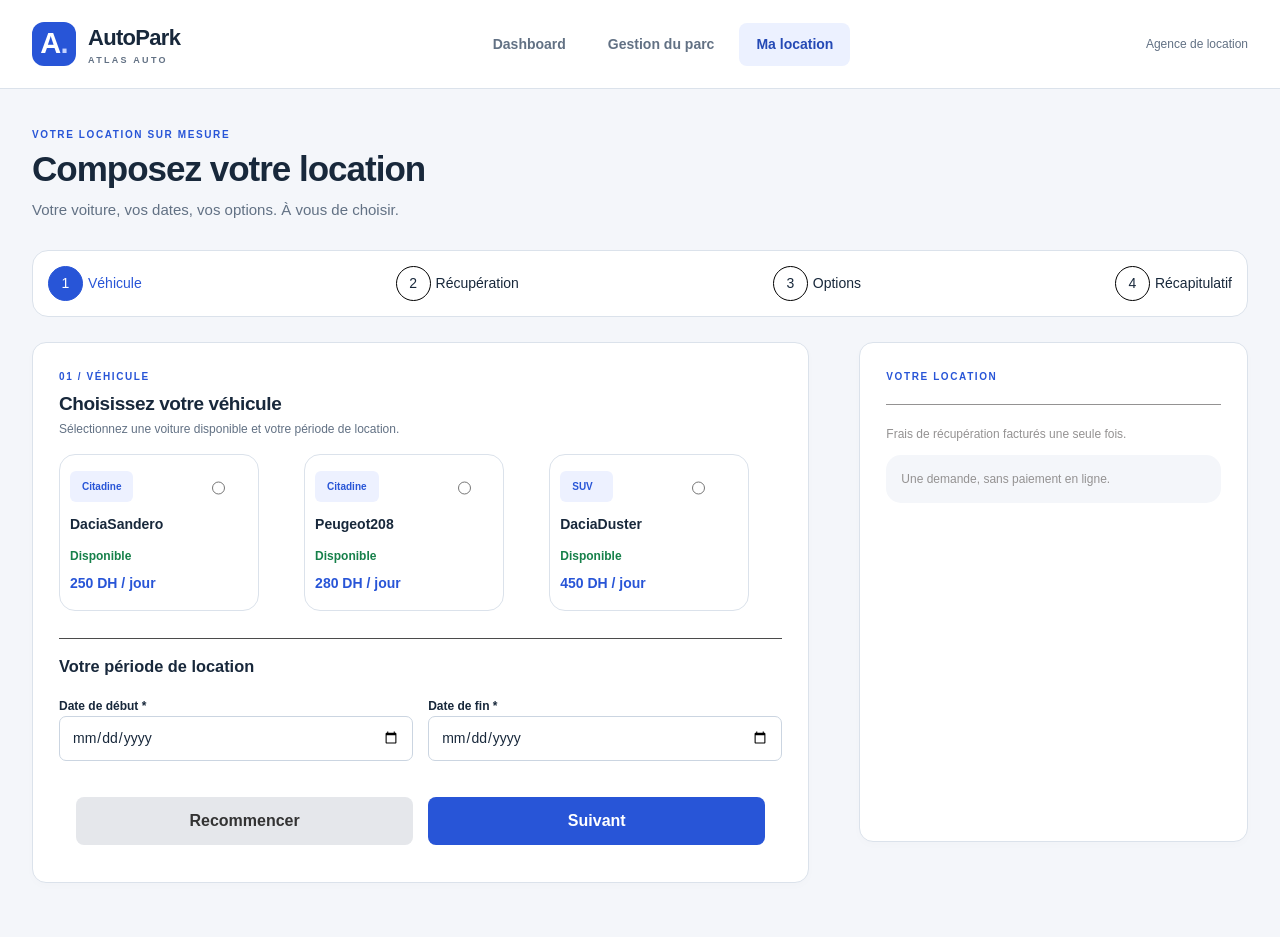
<file: location.html>
<!doctype html>
<html lang="fr">

<head>
    <meta charset="UTF-8" />
    <meta name="viewport" content="width=device-width, initial-scale=1.0" />
    <meta name="description" content="AutoPark — Interface de gestion du parc automobile Atlas Auto." />
    <title>Gestion du parc · AutoPark</title>
    <link rel="icon" href="data:," />
    <link rel="stylesheet" href="https://cdnjs.cloudflare.com/ajax/libs/font-awesome/6.5.1/css/all.min.css">
    <link rel="stylesheet" href="css/style.css" />
    <link rel="stylesheet" href="css/location.css" />
    <script type="module" src="js/location.js"></script>
</head>
    
<body>
    <a class="skip-link" href="#contenu">Aller au contenu</a>
    <header class="site-header">
        <div class="container header-content">
            <a class="brand" href="voitures.html" aria-label="AutoPark — Gestion du parc">
                <span class="brand-mark" aria-hidden="true">A<span>.</span></span>
                <span>AutoPark<small>ATLAS AUTO</small></span>
            </a>
            <i class="menu fa-solid fa-bars"></i>
            <nav class="nav" aria-label="Navigation principale">
                <!-- index.html est le dashboard à créer par l'apprenant. -->
                <a href="index.html">Dashboard</a>
                <a href="voitures.html">Gestion du parc</a>
                <a href="location.html" aria-current="page">Ma location</a>
            </nav>
            <span class="agency-label">Agence de location</span>
        </div>
    </header>

    <main id="contenu" class="container main-content">

        <section class="page-intro" aria-labelledby="titre-page">
            <p class="eyebrow">VOTRE LOCATION SUR MESURE</p>
            <h1 id="titre-page">Composez votre location</h1>
            <p>Votre voiture, vos dates, vos options. À vous de choisir.</p>
        </section>
        <section id="progression">
            <div class="etape  active">
                <span class="cercle">1</span>
                <span>Véhicule</span>
            </div>
            <div class="etape">
                <span class="cercle">2</span>
                <span>Récupération</span>
            </div>
            <div class="etape">
                <span class="cercle">3</span>
                <span>Options</span>
            </div>
            <div class="etape">
                <span class="cercle">4</span>
                <span>Récapitulatif</span>
            </div>
        </section>
          <!-- les etapes ============================================================================================================ -->
        <section class="les_etapes">
             <div class="panel etapes">
                        <!-- Contenu étape 1           --------------------------------------- --> 
                <article class="vehicule" id="vehicule">
           

                    <div class="section_heading">
                        <div>
                            <p class="eyebrow">01 / VÉHICULE</p>
                            <h2>Choisissez votre véhicule</h2>
                        </div>
                        <span class="section-note">Sélectionnez une voiture disponible et votre période de
                            location.</span>
                    </div>
                    <div class="les_cartes" id="Liste_cartes">
                        <!-- <div class="carte ">
                        <span class="header_carte">
                            <span class="categorie">Citadine</span>
                            <input type="radio" name="voiture" id ="selection">
                        </span>
                        <h3>Dacia Sandero</h3>
                        <p class="statut">Disponible</p>
                        <p class="prix">250 MAD / jour</p>
                    </div>
                        <div class="carte ">
                        <span class="header_carte">
                            <span class="categorie">Citadine</span>
                            <input type="radio" name="voiture" id ="selection">
                        </span>
                        <h3>Dacia Sandero</h3>
                        <p class="statut">Disponible</p>
                        <p class="prix">250 MAD / jour</p>
                    </div>
                                        <div class="carte ">
                        <span class="header_carte">
                            <span class="categorie">Citadine</span>
                            <input type="radio" name="voiture" id ="selection">
                        </span>
                        <h3>Dacia Sandero</h3>
                        <p class="statut">Disponible</p>
                        <p class="prix">250 MAD / jour</p>
                    </div> -->
                    </div>
                    <div class="periode">
                        <h3>Votre période de location</h3>
                        <form>
                            <div>
                                <label for="date_depart">Date de début *</label><br>
                                <input type="date" name="date_depart" id="date_depart" required><br>
                                <small id="erreur-datedebut" class="field-error"></small>
                            </div>
                            <div>
                                <label for="date_fin">Date de fin *</label><br>
                                <input type="date" name="date_fin" id="date_fin"><br>
                                <small id="erreur-datefin" class="field-error"></small>
                            </div>
                        </form>
                    </div>
                </article>
                        <!-- Contenu étape 2          --------------------------------------- --> 
                <article class="Recuperation" id="Recuperation">
                    <div class="section_heading">
                        <div>
                            <p class="eyebrow">02 / RÉCUPÉRATION</p>
                            <h2>Composez votre location</h2>
                        </div>
                        <span class="section-note">Choisissez le lieu qui vous convient.</span>
                    </div>
                    <div class="lieu">
                        <label for="agence" class="label">
                            <input type="radio" id="agence" name="recuperation" value="agence">
                            <h3>À l’agence</h3>
                            <p>Gratuit</p>
                        </label>

                        <label for="aeroport" class="label">
                            <input type="radio" id="aeroport" name="recuperation" value="aeroport">
                            <h3>À l’aéroport</h3>
                            <p>+150 MAD</p>
                        </label>
                        <label for="adresse" class="label">
                            <input type="radio" id="adresse" name="recuperation" value="adresse">
                            <h3>À une adresse</h3>
                            <p>+100 MAD</p>
                        </label>
                    </div>
                    <h3>Informations de récupération</h3>
                    <form action="recuperation">
                        <div>
                        <label for="ville">Ville *</label><br>
                        <input type="text" id="ville"><br>
                        </div>
                        <div>
                        <label for="Adresse">Adresse complète *</label><br>
                        <input type="text" id="Adresse"><br>
                        </div>
                        <div>
                        <label for="heure">Heure de livraison *</label><br>
                        <input type="time" id="heure"><br>
                        </div>

                    </form>
                </article>
                          <!-- Contenu étape 3          --------------------------------------- --> 
                <article class="Options" id="Options">
                    <div class="section_heading">
                        <div>
                            <p class="eyebrow">03 / OPTIONS</p>
                            <h2>Les petits plus de votre location</h2>
                        </div>
                        <span class="section-note">Ces options sont facultatives et facturées par jour.</span>
                    </div>
                    <div class="options-container">
                        <label class="option-card"  for="Siege" >
                            <input type="checkbox" name="options" id="Siege">
                            <div class="option-info">
                                <h4 class="option-title">Siège bébé</h4>
                                <p class="option-price">30 MAD / jour · soit 90 MAD pour 3 jours</p>
                            </div>
                        </label>

                        <label class="option-card" for="Conducteur">
                            <input type="checkbox" name="options" id="Conducteur">
                            <div class="option-info">
                                <h4 class="option-title">Conducteur supplémentaire</h4>
                                <p class="option-price">200 MAD / jour · soit 600 MAD pour 3 jours</p>
                            </div>
                        </label>
                    </div>

                </article>


                <div class="button">
                    <button id="btn-recommencer" type="button">
                        Recommencer
                    </button>

                    <button id="btn-suivant" type="button" class="btn-suivant">
                        Suivant
                    </button>
                </div>

            </div>
            <article class="panel votre_location" id="votre_location">
                <div class="div">
                    <P class="eyebrow">VOTRE LOCATION</P>
                </div>
                <div class="divdeux">
                </div>
                <div class="divtrois">
                    <p>Frais de récupération facturés une seule fois.</p>
                    <p class="paraghraf_carte">Une demande, sans paiement en ligne.</p>
                </div>
            </article>

        </section>
    </main>
</file>
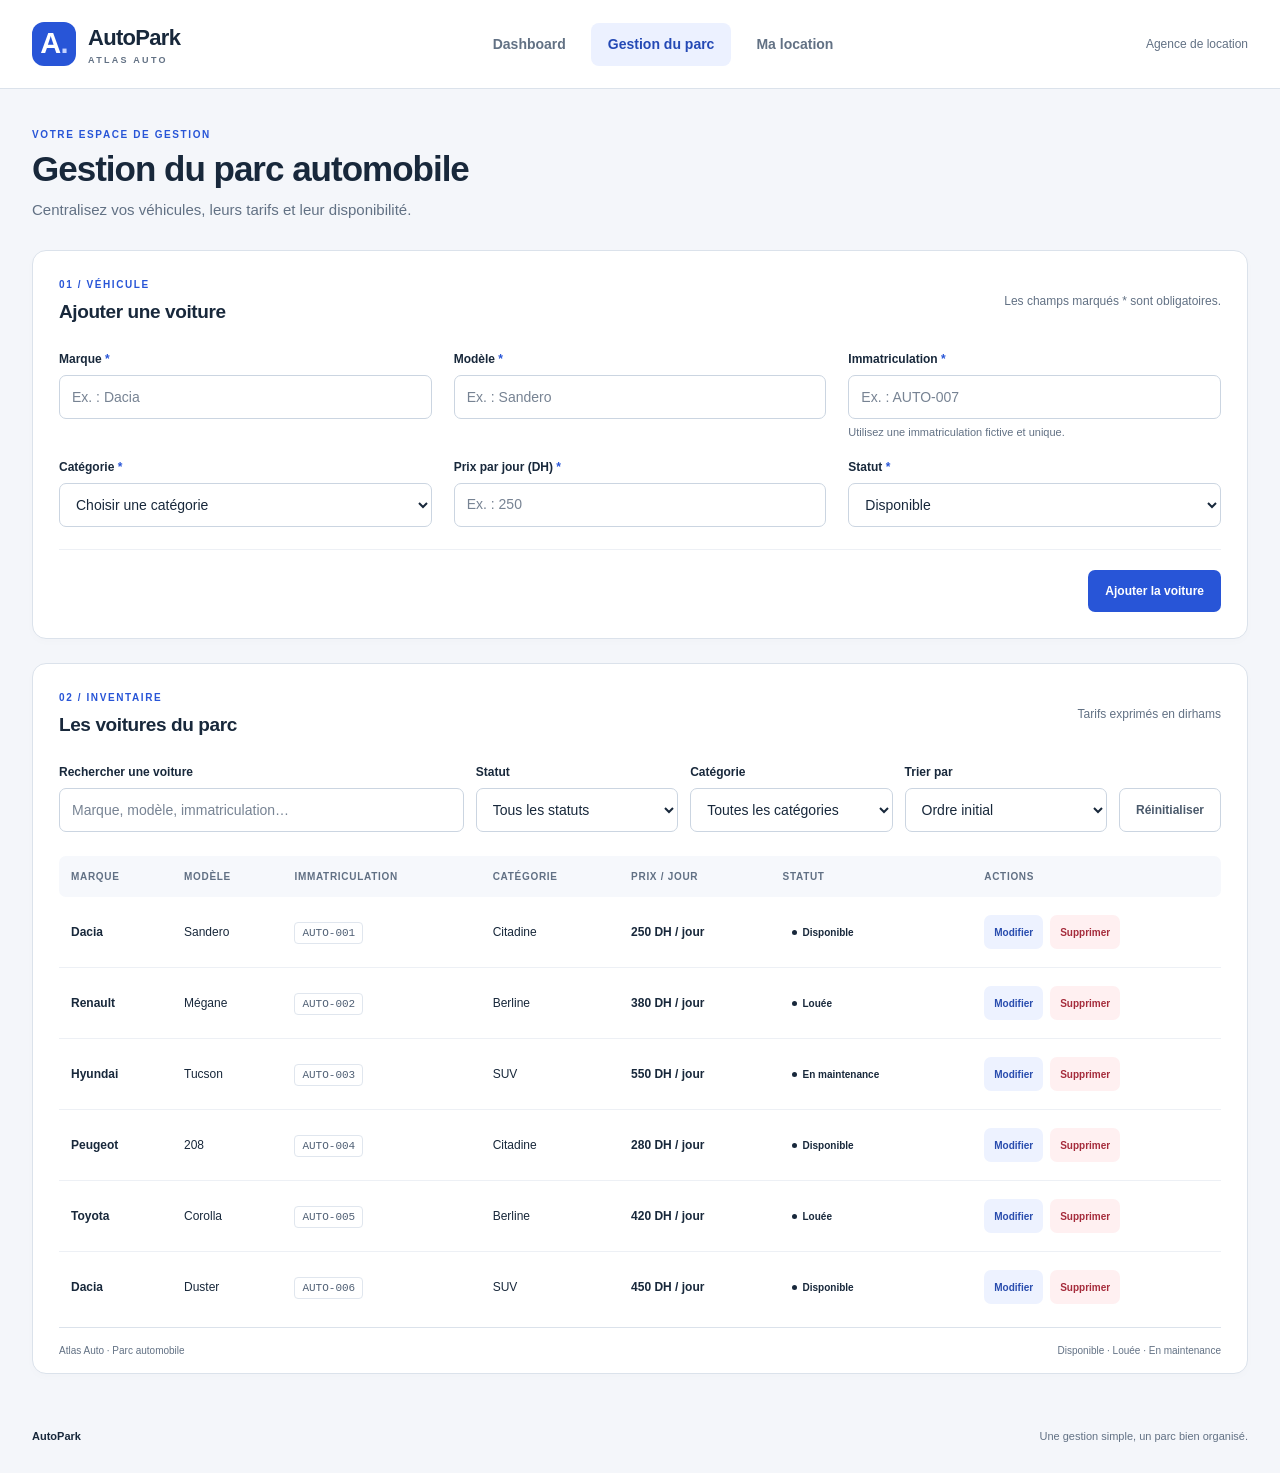
<file: voitures.html>
<!doctype html>
<html lang="fr">
  <head>
    <meta charset="UTF-8" />
    <meta name="viewport" content="width=device-width, initial-scale=1.0" />
    <meta
      name="description"
      content="AutoPark — Interface de gestion du parc automobile Atlas Auto."
    />
    <title>Gestion du parc · AutoPark</title>
    <link rel="icon" href="data:," />
    <link rel="stylesheet" href="css/style.css" />
    <script type="module" src="js/voitures.js"></script>
  </head>
  <body>
    <a class="skip-link" href="#contenu">Aller au contenu</a>
    <header class="site-header">
      <div class="container header-content">
        <a
          class="brand"
          href="voitures.html"
          aria-label="AutoPark — Gestion du parc"
        >
          <span class="brand-mark" aria-hidden="true">A<span>.</span></span>
          <span>AutoPark<small>ATLAS AUTO</small></span>
        </a>
         
        <nav aria-label="Navigation principale">
          <!-- index.html est le dashboard à créer par l'apprenant. -->
          <a href="index.html">Dashboard</a>
          <a href="voitures.html" aria-current="page">Gestion du parc</a>
          <a href="location.html" >Ma location</a>
        </nav>
        <span class="agency-label">Agence de location</span>
      </div>
    </header>

    <main id="contenu" class="container main-content">
      <section class="page-intro" aria-labelledby="titre-page">
        <p class="eyebrow">VOTRE ESPACE DE GESTION</p>
        <h1 id="titre-page">Gestion du parc automobile</h1>
        <p>Centralisez vos véhicules, leurs tarifs et leur disponibilité.</p>
      </section>

      <section class="panel" aria-labelledby="titre-formulaire">
        <div class="section-heading">
          <div>
            <p class="eyebrow">01 / VÉHICULE</p>
            <h2 id="titre-formulaire">Ajouter une voiture</h2>
          </div>
          <span class="section-note"
            >Les champs marqués * sont obligatoires.</span
          >
        </div>
        <!-- TODO JS : gérer submit, valider, ajouter ou modifier une voiture. -->
        <form id="formulaire-voiture" novalidate>
          <input type="hidden" id="voiture-id" name="id" value="" />
          <div class="form-grid">
            <div class="field">
              <label for="marque"
                >Marque <span aria-hidden="true">*</span></label
              >
              <input
                id="marque"
                name="marque"
                type="text"
                placeholder="Ex. : Dacia"
                required
                aria-describedby="erreur-marque"
              />
              <small id="erreur-marque" class="field-error"></small>
            </div>
            <div class="field">
              <label for="modele"
                >Modèle <span aria-hidden="true">*</span></label
              >
              <input
                id="modele"
                name="modele"
                type="text"
                placeholder="Ex. : Sandero"
                required
                aria-describedby="erreur-modele"
              />
              <small id="erreur-modele" class="field-error"></small>
            </div>
            <div class="field">
              <label for="immatriculation"
                >Immatriculation <span aria-hidden="true">*</span></label
              >
              <input
                id="immatriculation"
                name="immatriculation"
                type="text"
                placeholder="Ex. : AUTO-007"
                required
                aria-describedby="aide-immatriculation erreur-immatriculation"
              />
              <small id="aide-immatriculation" class="field-help"
                >Utilisez une immatriculation fictive et unique.</small
              >
              <small id="erreur-immatriculation" class="field-error"></small>
            </div>
            <div class="field">
              <label for="categorie"
                >Catégorie <span aria-hidden="true">*</span></label
              >
              <select
                id="categorie"
                name="categorie"
                required
                aria-describedby="erreur-categorie"
              >
                <option value="">Choisir une catégorie</option>
                <option value="Citadine">Citadine</option>
                <option value="Berline">Berline</option>
                <option value="SUV">SUV</option>
              </select>
              <small id="erreur-categorie" class="field-error"></small>
            </div>
            <div class="field">
              <label for="prix-jour"
                >Prix par jour (DH) <span aria-hidden="true">*</span></label
              >
              <input
                id="prix-jour"
                name="prixJour"
                type="number"
                min="0.01"
                step="0.01"
                placeholder="Ex. : 250"
                required
                aria-describedby="erreur-prix-jour"
              />
              <small id="erreur-prix-jour" class="field-error"></small>
            </div>
            <div class="field">
              <label for="statut"
                >Statut <span aria-hidden="true">*</span></label
              >
              <select
                id="statut"
                name="statut"
                required
                aria-describedby="erreur-statut"
              >
                <option value="Disponible">Disponible</option>
                <option value="Louée">Louée</option>
                <option value="En maintenance">En maintenance</option>
              </select>
              <small id="erreur-statut" class="field-error"></small>
            </div>
          </div>
          <div class="form-footer">
            <p
              id="message-formulaire"
              class="feedback"
              role="status"
              aria-live="polite"
            ></p>
            <div class="form-actions hidden">
              <!-- Retirer hidden en JavaScript pendant une modification. -->
              <button
                id="annuler-modification"
                class="button button-secondary"
                type="button"
                hidden
              >
                Annuler la modification
              </button>
              <button
                id="bouton-enregistrer"
                class="button button-primary"
                type="submit"
              >
                Ajouter la voiture
              </button>
            </div>
          </div>
        </form>
      </section>

      <section class="panel inventory-panel" aria-labelledby="titre-inventaire">
        <div class="section-heading">
          <div>
            <p class="eyebrow">02 / INVENTAIRE</p>
            <h2 id="titre-inventaire">Les voitures du parc</h2>
          </div>
          <span class="section-note">Tarifs exprimés en dirhams</span>
        </div>
        <!-- TODO JS : combiner recherche, filtres et tri. -->
        <div class="toolbar">
          <div class="field search-field">
            <label for="recherche">Rechercher une voiture</label>
            <input
              id="recherche"
              type="search"
              placeholder="Marque, modèle, immatriculation…"
            />
          </div>
          <div class="field">
            <label for="filtre-statut">Statut</label>
            <select id="filtre-statut">
              <option value="">Tous les statuts</option>
              <option value="Disponible">Disponible</option>
              <option value="Louée">Louée</option>
              <option value="En maintenance">En maintenance</option>
            </select>
          </div>
          <div class="field">
            <label for="filtre-categorie">Catégorie</label>
            <select id="filtre-categorie">
              <option value="">Toutes les catégories</option>
              <option value="Citadine">Citadine</option>
              <option value="Berline">Berline</option>
              <option value="SUV">SUV</option>
            </select>
          </div>
          <div class="field">
            <label for="tri-prix">Trier par</label>
            <select id="tri-prix">
              <option value="">Ordre initial</option>
              <option value="croissant">Prix croissant</option>
              <option value="decroissant">Prix décroissant</option>
            </select>
          </div>
          <button
            id="reinitialiser-filtres"
            type="button"
            class="button button-secondary"
          >
            Réinitialiser
          </button>
        </div>
        <p
          id="message-parc"
          class="feedback inventory-feedback"
          role="status"
          aria-live="polite"
        ></p>
        <div
          class="table-scroll"
          role="region"
          aria-label="Tableau des voitures : défilement horizontal possible"
          tabindex="0"
        >
          <table>
            <caption class="sr-only">
              Liste des voitures du parc et actions de gestion
            </caption>
            <thead>
              <tr>
                <th scope="col">Marque</th>
                <th scope="col">Modèle</th>
                <th scope="col">Immatriculation</th>
                <th scope="col">Catégorie</th>
                <th scope="col">Prix / jour</th>
                <th scope="col">Statut</th>
                <th scope="col">Actions</th>
              </tr>
            </thead>
            <!-- Lignes de démonstration statiques : à remplacer par un affichage JS.
               data-id identifie la voiture ; data-action indique l'action. -->
            <tbody id="liste-voitures">
              <!-- <tr>
                <td><strong>Dacia</strong></td>
                <td>Sandero</td>
                <td><span class="registration">AUTO-001</span></td>
                <td>Citadine</td>
                <td class="price">250 <span>DH / jour</span></td>
                <td><span class="badge badge-disponible">Disponible</span></td>
                <td>
                  <div class="row-actions">
                    <button
                      type="button"
                      class="button button-edit"
                      data-action="modifier"
                      data-id="1"
                      aria-label="Modifier Dacia Sandero, AUTO-001"
                    >
                      Modifier
                    </button>
                    <button
                      type="button"
                      class="button button-delete"
                      data-action="supprimer"
                      data-id="1"
                      aria-label="Supprimer Dacia Sandero, AUTO-001"
                    >
                      Supprimer
                    </button>
                  </div>
                </td>
              </tr>
              <tr>
                <td><strong>Renault</strong></td>
                <td>Mégane</td>
                <td><span class="registration">AUTO-002</span></td>
                <td>Berline</td>
                <td class="price">380 <span>DH / jour</span></td>
                <td><span class="badge badge-louee">Louée</span></td>
                <td>
                  <div class="row-actions">
                    <button
                      type="button"
                      class="button button-edit"
                      data-action="modifier"
                      data-id="2"
                      aria-label="Modifier Renault Mégane, AUTO-002"
                    >
                      Modifier
                    </button>
                    <button
                      type="button"
                      class="button button-delete"
                      data-action="supprimer"
                      data-id="2"
                      aria-label="Supprimer Renault Mégane, AUTO-002"
                    >
                      Supprimer
                    </button>
                  </div>
                </td>
              </tr>
              <tr>
                <td><strong>Hyundai</strong></td>
                <td>Tucson</td>
                <td><span class="registration">AUTO-003</span></td>
                <td>SUV</td>
                <td class="price">550 <span>DH / jour</span></td>
                <td>
                  <span class="badge badge-maintenance">En maintenance</span>
                </td>
                <td>
                  <div class="row-actions">
                    <button
                      type="button"
                      class="button button-edit"
                      data-action="modifier"
                      data-id="3"
                      aria-label="Modifier Hyundai Tucson, AUTO-003"
                    >
                      Modifier
                    </button>
                    <button
                      type="button"
                      class="button button-delete"
                      data-action="supprimer"
                      data-id="3"
                      aria-label="Supprimer Hyundai Tucson, AUTO-003"
                    >
                      Supprimer
                    </button>
                  </div>
                </td>
              </tr>
              <tr>
                <td><strong>Peugeot</strong></td>
                <td>208</td>
                <td><span class="registration">AUTO-004</span></td>
                <td>Citadine</td>
                <td class="price">280 <span>DH / jour</span></td>
                <td><span class="badge badge-disponible">Disponible</span></td>
                <td>
                  <div class="row-actions">
                    <button
                      type="button"
                      class="button button-edit"
                      data-action="modifier"
                      data-id="4"
                      aria-label="Modifier Peugeot 208, AUTO-004"
                    >
                      Modifier
                    </button>
                    <button
                      type="button"
                      class="button button-delete"
                      data-action="supprimer"
                      data-id="4"
                      aria-label="Supprimer Peugeot 208, AUTO-004"
                    >
                      Supprimer
                    </button>
                  </div>
                </td>
              </tr>
              <tr>
                <td><strong>Toyota</strong></td>
                <td>Corolla</td>
                <td><span class="registration">AUTO-005</span></td>
                <td>Berline</td>
                <td class="price">420 <span>DH / jour</span></td>
                <td><span class="badge badge-louee">Louée</span></td>
                <td>
                  <div class="row-actions">
                    <button
                      type="button"
                      class="button button-edit"
                      data-action="modifier"
                      data-id="5"
                      aria-label="Modifier Toyota Corolla, AUTO-005"
                    >
                      Modifier
                    </button>
                    <button
                      type="button"
                      class="button button-delete"
                      data-action="supprimer"
                      data-id="5"
                      aria-label="Supprimer Toyota Corolla, AUTO-005"
                    >
                      Supprimer
                    </button>
                  </div>
                </td>
              </tr>
              <tr>
                <td><strong>Dacia</strong></td>
                <td>Duster</td>
                <td><span class="registration">AUTO-006</span></td>
                <td>SUV</td>
                <td class="price">450 <span>DH / jour</span></td>
                <td><span class="badge badge-disponible">Disponible</span></td>
                <td>
                  <div class="row-actions">
                    <button
                      type="button"
                      class="button button-edit"
                      data-action="modifier"
                      data-id="6"
                      aria-label="Modifier Dacia Duster, AUTO-006"
                    >
                      Modifier
                    </button>
                    <button
                      type="button"
                      class="button button-delete"
                      data-action="supprimer"
                      data-id="6"
                      aria-label="Supprimer Dacia Duster, AUTO-006"
                    >
                      Supprimer
                    </button>
                  </div>
                </td>
              </tr> --> 
            </tbody>
          </table>
        </div>
        <!-- TODO JS : afficher ce message si le parc ou le résultat est vide. -->
        <div id="etat-vide" class="empty-state" hidden>
          <h3>Aucune voiture à afficher</h3>
          <p id="texte-etat-vide">
            Ajoutez une voiture ou modifiez vos critères de recherche.
          </p>
        </div>
        <div class="table-footer">
          <span>Atlas Auto · Parc automobile</span
          ><span>Disponible · Louée · En maintenance</span>
        </div>
      </section>
      
    </main>
    <footer class="site-footer container">
      <span>AutoPark</span>
      <p>Une gestion simple, un parc bien organisé.</p>
    </footer>
  </body>
</html>
</file>
<file: css/style.css>
:root {
  --page: #f4f6fa;
  --surface: #ffffff;
  --text: #18283b;
  --muted: #627184;
  --border: #dbe2eb;
  --primary: #2855d7;
  --primary-dark: #1e41a6;
  --radius: 14px;
}
* {
  box-sizing: border-box;
}
body {
  margin: 0;
  background: var(--page);
  color: var(--text);
  font-family: Arial, Helvetica, sans-serif;
  font-size: 14px;
  line-height: 1.5;
}
button,
input,
select {
  font: inherit;
}
a {
  color: inherit;
}
button,
select {
  cursor: pointer;
}
button {
  border: 0;
}
[hidden] {
  display: none !important;
}
.container {
  width: min(1240px, calc(100% - 64px));
  margin: 0 auto;
}
.site-header {
  background: var(--surface);
  border-bottom: 1px solid var(--border);
}
.header-content {
  min-height: 88px;
  display: flex;
  align-items: center;
  justify-content: space-between;
  gap: 28px;
}
.brand {
  display: flex;
  gap: 12px;
  align-items: center;
  text-decoration: none;
  font-size: 22px;
  font-weight: 800;
  letter-spacing: -0.7px;
}
.brand-mark {
  display: flex;
  align-items: center;
  justify-content: center;
  width: 44px;
  height: 44px;
  border-radius: 12px;
  background: var(--primary);
  color: white;
  font-size: 29px;
}
.brand-mark span {
  color: #c4d2ff;
}
.brand small {
  display: block;
  color: var(--muted);
  font-size: 9px;
  letter-spacing: 2.3px;
}
nav {
  display: flex;
  gap: 8px;
}
nav a {
  padding: 11px 17px;
  border-radius: 8px;
  color: var(--muted);
  font-weight: 700;
  text-decoration: none;
}
nav a:hover {
  background: #f2f5fb;
  color: var(--text);
}
nav a[aria-current="page"] {
  background: #ecf1ff;
  color: #2449b5;
}
.agency-label {
  color: var(--muted);
  font-size: 12px;
}
.main-content {
  padding-top: 38px;
  padding-bottom: 30px;
}
.page-intro {
  margin-bottom: 28px;
}
.eyebrow {
  margin: 0 0 6px;
  color: var(--primary);
  font-size: 10px;
  font-weight: 800;
  letter-spacing: 1.6px;
}
h1,
h2,
h3,
p {
  margin-top: 0;
}
h1 {
  margin-bottom: 9px;
  font-size: clamp(26px, 3vw, 35px);
  line-height: 1.2;
  letter-spacing: -1px;
}
.page-intro > p:last-child {
  margin-bottom: 0;
  color: var(--muted);
  font-size: 15px;
}
h2 {
  margin-bottom: 0;
  font-size: 19px;
  letter-spacing: -0.4px;
}
.panel {
  padding: 26px;
  margin-bottom: 24px;
  border: 1px solid var(--border);
  border-radius: var(--radius);
  background: var(--surface);
  box-shadow: 0 3px 10px #18283b04;
}
.section-heading {
  display: flex;
  justify-content: space-between;
  align-items: center;
  gap: 16px;
  margin-bottom: 24px;
}
.section-note {
  color: var(--muted);
  font-size: 12px;
}
.form-grid {
  display: grid;
  grid-template-columns: repeat(3, minmax(0, 1fr));
  gap: 17px 22px;
}
.field {
  display: flex;
  flex-direction: column;
  min-width: 0;
}
label {
  margin-bottom: 7px;
  font-size: 12px;
  font-weight: 700;
}
label span {
  color: var(--primary);
}
input,
select {
  width: 100%;
  min-height: 44px;
  padding: 10px 12px;
  border: 1px solid #cbd5e1;
  border-radius: 7px;
  background: white;
  color: var(--text);
}
input::placeholder {
  color: #778393;
}
input:focus,
select:focus {
  outline: 3px solid #dce5ff;
  border-color: var(--primary);
}
input[aria-invalid="true"],
select[aria-invalid="true"] {
  border-color: #b42336;
}
.field-help {
  margin-top: 5px;
  color: var(--muted);
  font-size: 11px;
}
.field-error {
  margin-top: 5px;
  color: #ae2134;
  font-size: 12px;
}
.field-error:empty {
  display: none;
}
.form-footer {
  display: flex;
  justify-content: space-between;
  align-items: center;
  gap: 18px;
  border-top: 1px solid #edf0f5;
  padding-top: 20px;
  margin-top: 22px;
}
.form-actions {
  display: flex;
  gap: 10px;
  margin-left: auto;
}
.button {
  display: inline-flex;
  align-items: center;
  justify-content: center;
  min-height: 42px;
  padding: 10px 16px;
  border: 1px solid transparent;
  border-radius: 7px;
  font-weight: 700;
  font-size: 12px;
  white-space: nowrap;
}
.button-primary {
  background: var(--primary);
  color: white;
}
.button-primary:hover {
  background: var(--primary-dark);
}
.button-secondary {
  background: white;
  border-color: #cbd5e1;
  color: #4b5a6c;
}
.button-secondary:hover {
  background: #f3f6fa;
}
.button-edit {
  background: #edf2ff;
  color: #284cae;
}
.button-edit:hover {
  background: #dee7ff;
}
.button-delete {
  background: #fff0f1;
  color: #a52b3b;
}
.button-delete:hover {
  background: #ffdde1;
}
.feedback {
  margin: 0;
  font-size: 13px;
}
.feedback.success {
  color: #167348;
}
.feedback.error {
  color: #ae2134;
}
.inventory-panel {
  padding-bottom: 0;
  overflow: hidden;
}
.toolbar {
  display: grid;
  grid-template-columns: minmax(210px, 2fr) repeat(3, minmax(130px, 1fr)) auto;
  align-items: end;
  gap: 12px;
  margin-bottom: 24px;
}
.toolbar .button {
  min-height: 44px;
}
.inventory-feedback:not(:empty) {
  margin-bottom: 16px;
}
.table-scroll {
  overflow-x: auto;
}
table {
  width: 100%;
  border-collapse: collapse;
  text-align: left;
  white-space: nowrap;
}
th {
  padding: 13px 12px;
  background: #f6f8fc;
  color: #617084;
  font-size: 10px;
  text-transform: uppercase;
  letter-spacing: 0.7px;
}
th:first-child {
  border-radius: 7px 0 0 7px;
}
th:last-child {
  border-radius: 0 7px 7px 0;
}
td {
  padding: 18px 12px;
  border-bottom: 1px solid #edf0f5;
  font-size: 12px;
}
tbody tr:last-child td {
  border-bottom: none;
}
tbody tr:hover {
  background: #fbfcff;
}
.registration {
  padding: 4px 7px;
  border: 1px solid #e0e6ee;
  border-radius: 4px;
  color: #506075;
  font-family: monospace;
  font-size: 11px;
}
.price {
  font-weight: 700;
}
.price span {
  font-size: 10px;
  font-weight: 400;
  color: var(--muted);
}
.badge {
  display: inline-flex;
  align-items: center;
  gap: 6px;
  padding: 5px 9px;
  border-radius: 5px;
  font-weight: 700;
  font-size: 10px;
}
.badge::before {
  content: "";
  width: 5px;
  height: 5px;
  border-radius: 50%;
  background: currentColor;
}
.badge-disponible {
  background: #eaf7f0;
  color: #1d7048;
}
.badge-louee {
  background: #eaf0ff;
  color: #2c53b1;
}
.badge-maintenance {
  background: #fff4df;
  color: #8a5910;
}
.row-actions {
  display: flex;
  gap: 7px;
}
.row-actions .button {
  min-height: 34px;
  padding: 7px 9px;
  font-size: 10px;
}
.empty-state {
  padding: 36px 16px;
  text-align: center;
  color: var(--muted);
}
.empty-state h3 {
  color: var(--text);
  font-size: 16px;
}
.empty-state p {
  margin-bottom: 0;
}
.table-footer {
  display: flex;
  justify-content: space-between;
  gap: 12px;
  margin-top: 5px;
  padding: 15px 0;
  border-top: 1px solid var(--border);
  color: var(--muted);
  font-size: 10px;
}
.site-footer {
  display: flex;
  justify-content: space-between;
  gap: 16px;
  padding-bottom: 28px;
  color: var(--muted);
  font-size: 11px;
}
.site-footer > span {
  color: var(--text);
  font-weight: 800;
}
.site-footer p {
  margin: 0;
}
:focus-visible {
  outline: 3px solid #2855d7;
  outline-offset: 3px;
}
.sr-only {
  position: absolute;
  width: 1px;
  height: 1px;
  padding: 0;
  margin: -1px;
  overflow: hidden;
  clip: rect(0, 0, 0, 0);
  white-space: nowrap;
  border: 0;
}
.skip-link {
  position: absolute;
  top: 8px;
  left: 8px;
  z-index: 10;
  padding: 10px;
  background: white;
  transform: translateY(-160%);
}
.skip-link:focus {
  transform: translateY(0);
}
@media (max-width: 1100px) {
  .toolbar {
    grid-template-columns: repeat(3, minmax(0, 1fr));
  }
  .search-field {
    grid-column: span 2;
  }
  .agency-label {
    display: none;
  }
}

@media (max-width: 760px) {
  .menu{
    display: block;
  }
  .nav{
    display: none;
  }
  .container {
    width: calc(100% - 32px);
  }
  .header-content {
    flex-wrap: wrap;
    gap: 14px;
    padding: 18px 0;
  }
  nav {
    width: 100%;
  }
  nav a {
    flex: 1;
    text-align: center;
    padding: 10px;
  }
  .main-content {
    padding-top: 28px;
  }
  .panel {
    padding: 20px;
  }
  .inventory-panel {
    padding-bottom: 0;
  }
  .section-heading {
    align-items: flex-start;
    flex-direction: column;
    gap: 8px;
  }
  .form-grid {
    grid-template-columns: repeat(2, minmax(0, 1fr));
  }
  .toolbar {
    grid-template-columns: repeat(2, minmax(0, 1fr));
  }
  .search-field {
    grid-column: 1 / -1;
  }
  .table-footer {
    flex-direction: column;
    gap: 4px;
  }
}
@media (max-width: 480px) {
  .menu{
    display: block;
  }
  .nav{
    display: none;
  }
  .form-grid,
  .toolbar {
    grid-template-columns: 1fr;
  }
  .form-footer,
  .form-actions {
    flex-direction: column;
    align-items: stretch;
    width: 100%;
  }
  .form-actions {
    margin-left: 0;
  }
  .site-footer {
    flex-direction: column;
    gap: 5px;
  }
}
</file>
<file: css/location.css>
#progression{
  padding: 15px ;
  border-radius: 16px;
  display: flex;
  background-color:  white ;
  justify-content: space-between;
  margin-bottom: 25px;
  border: 1px solid var(--border);
}
.etape{
  display: flex;
  align-items: center;
  gap: 5px;
}
.cercle{
  border: 1px solid black;
  width: 35px;
  height: 35px;
  border-radius: 50%;
  display: flex;
  justify-content: center;
  align-items: center;
}
.active .cercle {
    background-color: var(--primary);
    color: white;
    border-color: var(--primary);
}
.active span {
    color:var(--primary);
    
}
.section-heading {
  display: flex;
  justify-content: space-between;
  align-items: center;
  gap: 16px;
  margin-bottom: 24px;
}
.les_etapes{
  display: grid;
  grid-template-columns:  2fr 1fr;
  gap: 50px;
}
.menu{
  display: none;
}
.les_cartes {
    display: grid;
    grid-template-columns: repeat(3, 1fr);
    gap: 12px;
    margin-top: 15px;
}
.carte{
  padding: 16px 40px 16px 10px;
  border-radius: 16px;
  border: 1px solid var(--border);
  width: 200px;
}
.carte:has(input:checked) {
    border: 2px solid var(--primary);
    background-color: #eef3ff;
}
.header_carte {
    display: flex;
    gap: 50%;
    align-items: center;
    margin-bottom: 12px;
}

.categorie {
    background-color: #edf1ff;
    color: var(--primary);
    padding: 8px 12px;
    border-radius: 6px;
    font-size: 10px;
    font-weight: bold;
    width: 85px;
}

.header_carte input[type="radio"] {
    width: 18px;
    height: 18px;
    min-height: 18px;
    accent-color: var(--primary);
    
}
.carte h3 {
    font-size: 14px;
    margin-bottom: 12px;
    font-weight: bold;
}
.carte .statut {
    color: #16804a;
    font-size: 12px;
    margin-bottom: 8px;
    font-weight: bold;
}
.carte .prix {
    color: var(--primary);
    font-size: 14px;
    font-weight: bold;
    margin-bottom: 0;
}
.periode {
    border-top:  1px solid rgb(75, 75, 75);
    margin-top: 20px;
    
}
.periode h3{
    margin-top: 15px;
}
form{
   display: grid;
   grid-template-columns: repeat(2, 1fr);
   gap: 15px;
}
.votre_location{
  height: 500px;
}

.divdeux{
  margin-top: 20px;
  border-bottom:  1px solid rgb(148, 146, 146);
  margin-bottom: 20px;
}
.premier_div{
   border-bottom:  1px solid rgb(148, 146, 146);
}
.divtrois p{
  
  font-size: 12px;
  color:rgb(148, 146, 146) ;
  
}
.paraghraf_carte{
  border-radius: 15px;
  background-color:rgba(244, 246, 250, 1);
  padding: 15px;
  margin-top: 5px;
}
.button {
    display: grid;
    grid-template-columns: repeat(2 ,1fr);
    align-items: center;
    margin-top: 25px;
    gap: 15px;
}

.button button {
    padding: 12px 25px;
    border: none;
    border-radius: 8px;
    font-size: 16px;
    font-weight: bold;
    cursor: pointer;
}

#btn-recommencer {
    background-color: #e5e7eb;
    color: #333;
}
#btn-suivant {
    background-color: #2855d7;
    color: white;
}
.divdeux span{
  display: flex;
  justify-content: space-between;
}
.divtrois div{
    display: flex;
  justify-content: space-between;
}
.prix_total{
  color: #2855d7;
}

.lieu input[type="radio"] {
    width: 16px;
    height: 16px;
    min-height: 15px;
    accent-color: var(--primary);
    
}
.lieu {
  display: grid;
  grid-template-columns: repeat(3, 1fr);
  margin-top: 15px;
  border-bottom: 1px solid black;
}
.lieu label{
  padding: 16px 40px 16px 10px;
  border-radius: 16px;
  border: 1px solid var(--border);
  width: 200px;
  margin-bottom: 20px;
}
.label:has(input:checked) {
    border: 2px solid var(--primary);
    background-color: #eef3ff;
}
.lieu p{
  color: #2855d7;
}
.option-card input[ type="checkbox"]{
  width: 15px;
  height: 15px;
  min-height: 14px;
  accent-color: black;
  margin: 16px 8px;
 
}
.options-container{
  margin-top: 20px;
}
.option-card{
  border-radius: 16px;
  border: 1px solid var(--border);
  margin-bottom: 20px;
  display: flex;
}
.option-card:has(input:checked) {
    border: 2px solid var(--primary);
    background-color: #eef3ff;
}
[hidden] {
    display: none !important;
}
@media (max-width: 900px) {
  .menu{
    display: block;
  }
  .nav{
    display: none;
  }
  .les_cartes {
    display: grid;
    grid-template-columns: repeat(2, 1fr);
    align-items: center;
    gap: 12px;
}
.les_etapes{
  display: grid;
  grid-template-columns: repeat(1, 1fr);
  align-items: center;
  gap: 50px;
}
.lieu {
  display: grid;
  grid-template-columns: repeat(2, 1fr);

}
}
@media (max-width: 480px){
  .menu{
    display: block;
  }
  .nav{
    display: none;
  }
    .les_cartes {
    display: grid;
    grid-template-columns: repeat(1, 1fr);
     align-items: center;
    gap: 12px;
}
.les_etapes{
  display: grid;
  grid-template-columns: repeat(1, 1fr);
  align-items: center;
  gap: 50px;
}
.cercle{
  width: 18px;
  height: 18px;
}
.etape{
  flex-direction: column;
  align-items: center;
}
.etape span{
  font-size: 10px;
}
form{
   display: grid;
   grid-template-columns: repeat(1, 1fr);
}

form div{
  width: 250px;
}
.lieu {
  display: grid;
  grid-template-columns: repeat(1, 1fr);

}
.option-card{
  width: 250px;
}
.button{

    display: grid;
    grid-template-columns: repeat(1 ,1fr);


}
}
</file>
